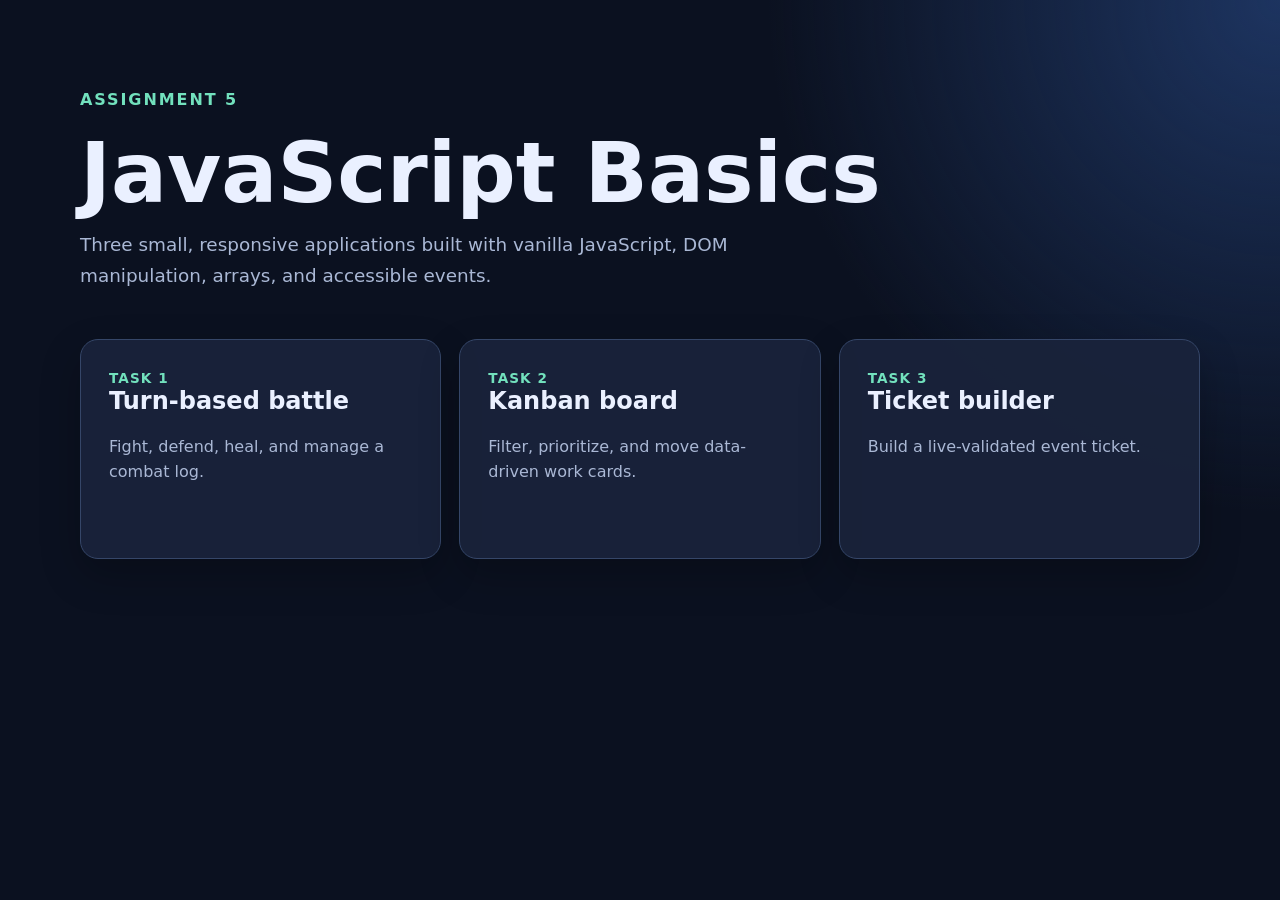
<file: index.html>
<!doctype html>
<html lang="en">
<head>
  <meta charset="utf-8">
  <meta name="viewport" content="width=device-width, initial-scale=1">
  <title>Assignment 5 - JavaScript Basics</title>
  <link rel="stylesheet" href="styles.css">
</head>
<body>
  <main class="landing wrap">
    <p class="eyebrow">Assignment 5</p>
    <h1>JavaScript Basics</h1>
    <p class="lede">Three small, responsive applications built with vanilla JavaScript, DOM manipulation, arrays, and accessible events.</p>
    <section class="task-grid" aria-label="Assignment tasks">
      <a class="task-link" href="task1-battle.html"><span>Task 1</span><h2>Turn-based battle</h2><p>Fight, defend, heal, and manage a combat log.</p></a>
      <a class="task-link" href="task2-kanban.html"><span>Task 2</span><h2>Kanban board</h2><p>Filter, prioritize, and move data-driven work cards.</p></a>
      <a class="task-link" href="task3-ticket.html"><span>Task 3</span><h2>Ticket builder</h2><p>Build a live-validated event ticket.</p></a>
    </section>
  </main>
</body>
</html>
</file>
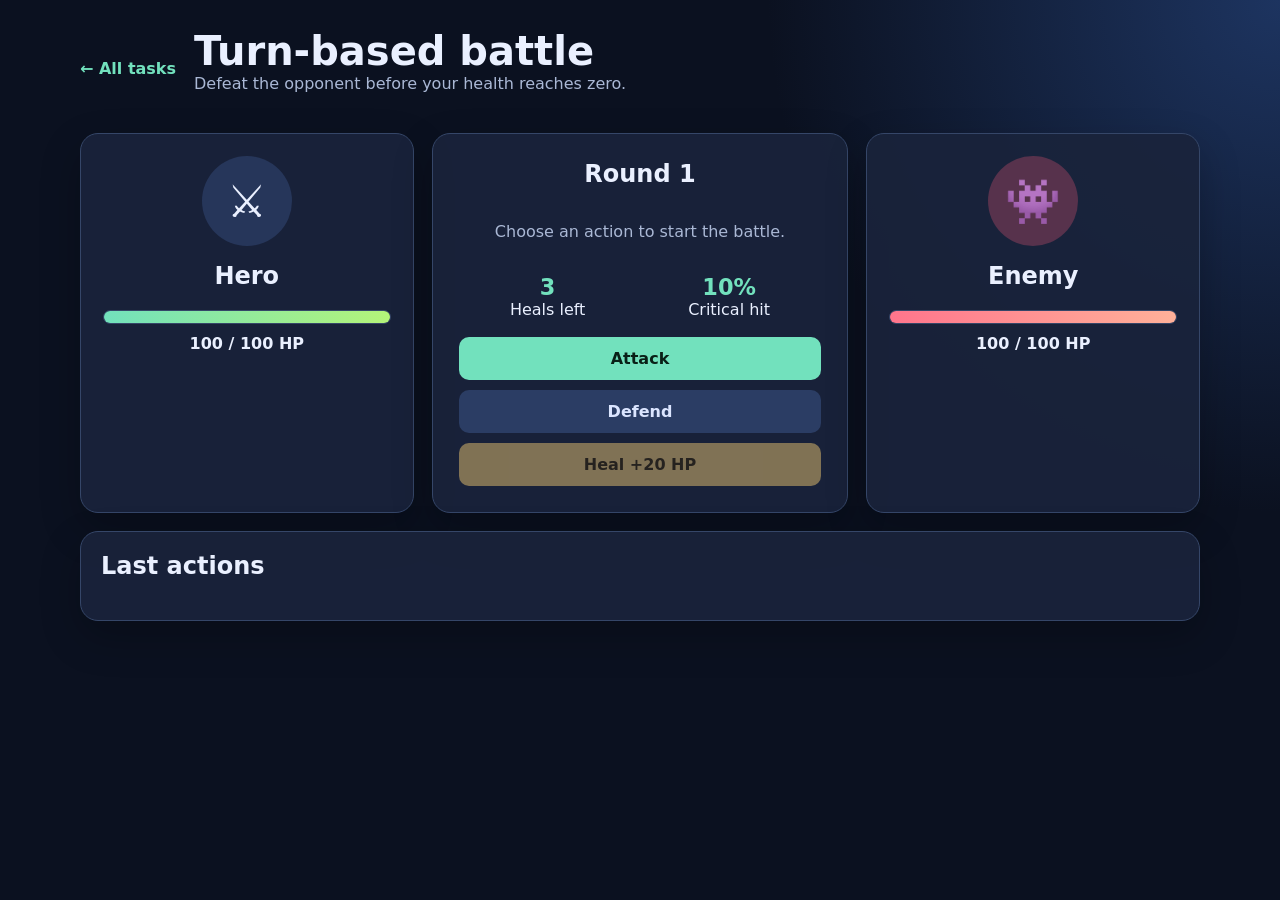
<file: task1-battle.html>
<!doctype html>
<html lang="en">
  <head>
    <meta charset="utf-8">
    <meta name="viewport" content="width=device-width, initial-scale=1">
    <title>Task 1 - Battle</title>
    <link rel="stylesheet" href="styles.css">
  </head>
  <body>
    <main class="wrap page">
      <header class="topbar">
        <a class="back" href="index.html">← All tasks</a>
        <div>
          <h1>Turn-based battle</h1>
          <p class="subtitle">Defeat the opponent before your health reaches zero.</p>
        </div>
      </header>

      <section class="battle-layout" aria-live="polite">
        <article class="fighter panel">
          <div class="avatar">⚔️</div>
          <h2>Hero</h2>
          <div class="hp-track"><div id="heroHpBar" class="hp-bar"></div></div>
          <p id="heroHpText" class="hp-text"></p>
        </article>

        <section class="battle-center panel">
          <h2 id="roundTitle">Round 1</h2>
          <p id="status" class="status">Choose an action to start the battle.</p>
          <div class="stat-row">
            <div><strong id="healCount">3</strong>Heals left</div>
            <div><strong id="critChance">10%</strong>Critical hit</div>
          </div>
          <div class="actions">
            <button class="button" data-action="attack">Attack</button>
            <button class="button secondary" data-action="defend">Defend</button>
            <button class="button warn" data-action="heal">Heal +20 HP</button>
            <button id="restart" class="button secondary" hidden>Start again</button>
          </div>
        </section>

        <article class="fighter enemy panel">
          <div class="avatar">👾</div>
          <h2>Enemy</h2>
          <div class="hp-track"><div id="enemyHpBar" class="hp-bar"></div></div>
          <p id="enemyHpText" class="hp-text"></p>
        </article>

        <section class="battle-log panel">
          <h2>Last actions</h2>
          <ol id="log"></ol>
        </section>
      </section>
    </main>
    <script src="task1-battle.js"></script>
  </body>
</html>
</file>
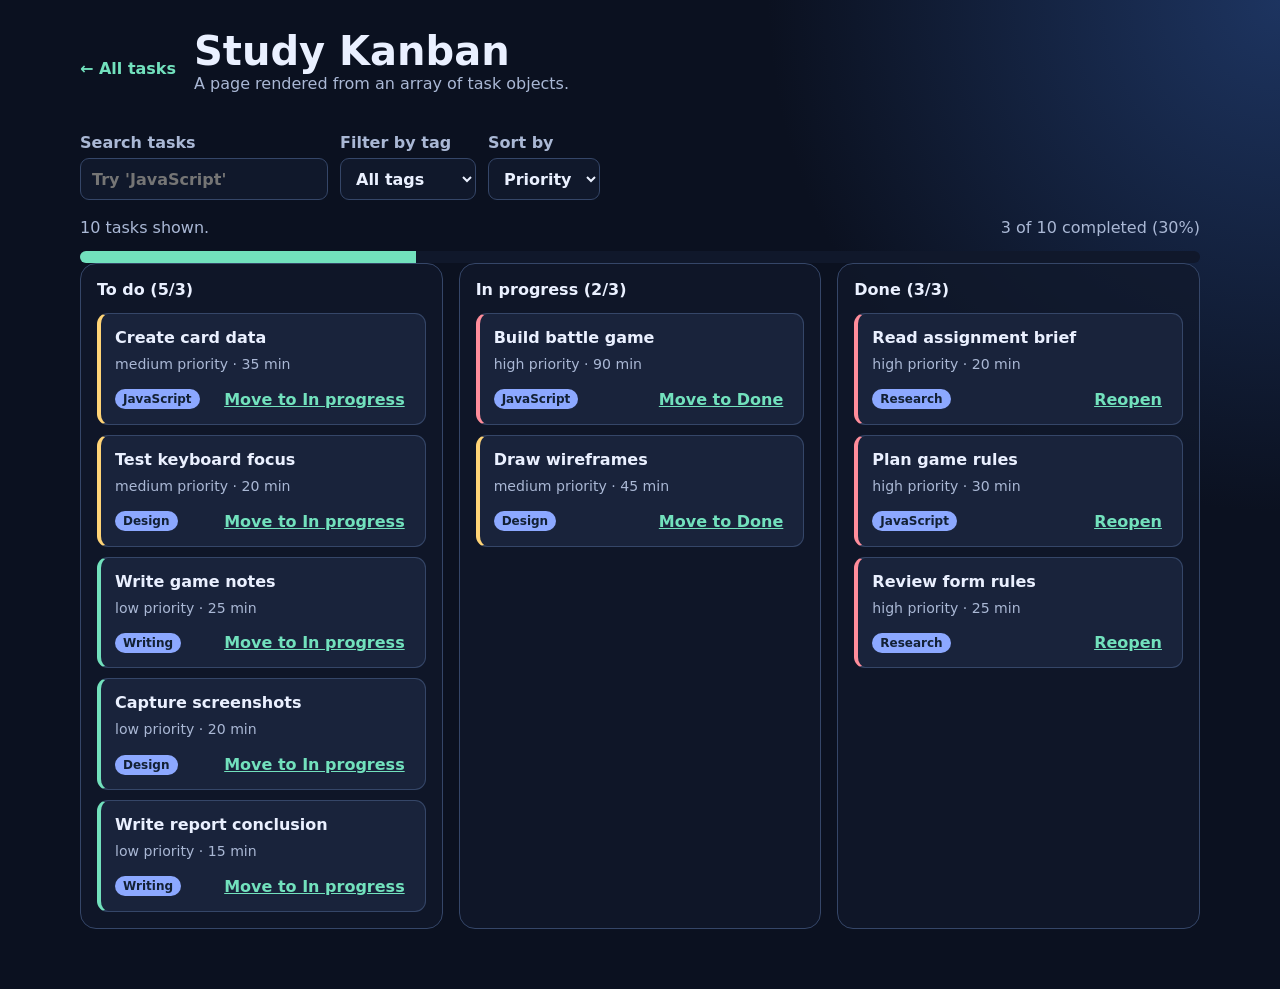
<file: task2-kanban.html>
<!doctype html>
<html lang="en">
  <head>
    <meta charset="utf-8">
    <meta name="viewport" content="width=device-width,initial-scale=1">
    <title>Task 2 - Kanban</title>
    <link rel="stylesheet" href="styles.css">
  </head>
  <body>
    <main class="wrap page">
      <header class="topbar">
        <a class="back" href="index.html">← All tasks</a>
        <div>
          <h1>Study Kanban</h1>
          <p class="subtitle">A page rendered from an array of task objects.</p>
        </div>
      </header>
      <section class="kanban-controls">
        <label class="field">Search tasks<input id="search" type="search" placeholder="Try 'JavaScript'" aria-describedby="boardMessage">
      </label>
      <label class="field">Filter by tag<select id="tagFilter">
      <option value="all">All tags</option>
      <option>JavaScript</option>
      <option>Design</option>
      <option>Research</option>
      <option>Writing</option>
    </select>
  </label>
  <label class="field">Sort by<select id="sort">
  <option value="priority">Priority</option>
  <option value="title">Title</option>
</select>
</label>
</section>
<div class="kanban-meta">
  <span id="boardMessage" aria-live="polite">
  </span>
  <span id="progressText">
  </span>
</div>
<div class="progress" aria-label="Completed work">
  <div id="progressBar">
  </div>
</div>
<section id="board" class="board" aria-label="Kanban board">
</section>
</main>
<script src="task2-kanban.js">
</script>
</body>
</html>
</file>
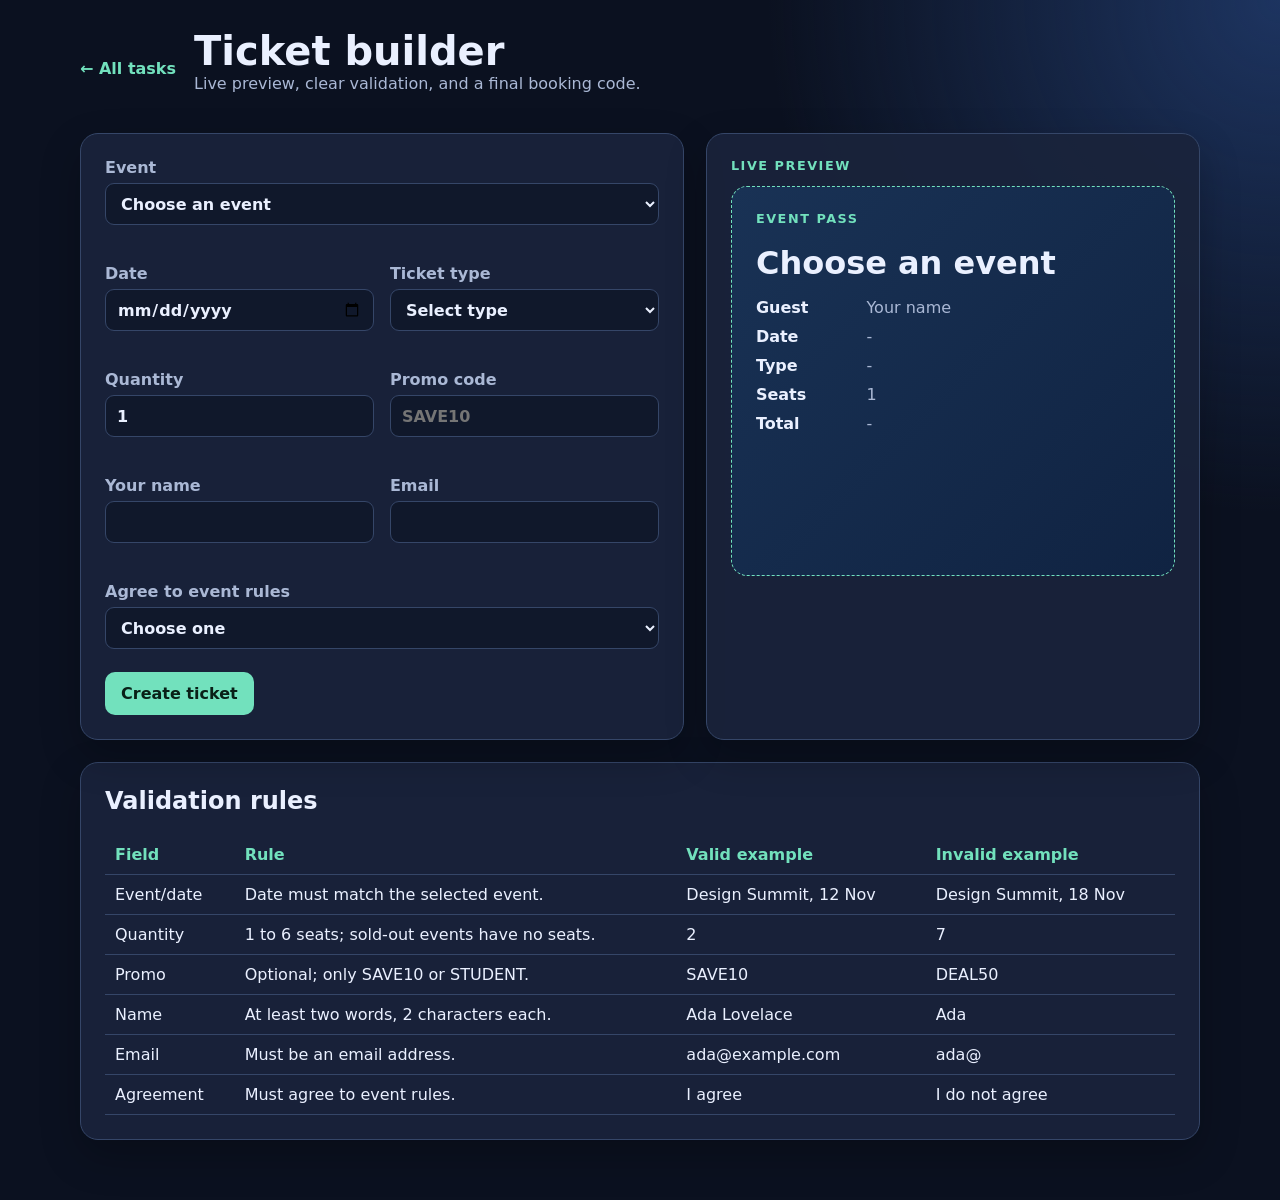
<file: task3-ticket.html>
<!doctype html>
<html lang="en">
  <head>
    <meta charset="utf-8">
    <meta name="viewport" content="width=device-width,initial-scale=1">
    <title>Task 3 - Ticket Builder</title>
    <link rel="stylesheet" href="styles.css">
  </head>
  <body>
    <main class="wrap page">
      <header class="topbar">
        <a class="back" href="index.html">← All tasks</a>
        <div>
          <h1>Ticket builder</h1>
          <p class="subtitle">Live preview, clear validation, and a final booking code.</p>
        </div>
      </header>
      <section class="form-layout">
        <form id="ticketForm" class="panel" novalidate>
          <div id="formSummary" class="form-summary" tabindex="-1">
          </div>
          <div class="form-grid">
            <label class="field full">Event<select name="event">
            <option value="">Choose an event</option>
            <option value="Design Summit" data-date="2026-11-12">Design Summit - 12 Nov</option>
            <option value="Frontend Lab" data-date="2026-11-18">Frontend Lab - 18 Nov</option>
            <option value="JavaScript Jam" data-date="2026-11-25">JavaScript Jam - 25 Nov</option>
          </select>
          <span class="feedback">
          </span>
        </label>
        <label class="field">Date<input name="date" type="date">
        <span class="feedback">
        </span>
      </label>
      <label class="field">Ticket type<select name="type">
      <option value="">Select type</option>
      <option value="Standard">Standard - $25</option>
      <option value="Student">Student - $15</option>
      <option value="VIP">VIP - $50</option>
    </select>
    <span class="feedback">
    </span>
  </label>
  <label class="field">Quantity<input name="quantity" type="number" min="1" max="6" value="1">
  <span class="feedback">
  </span>
</label>
<label class="field">Promo code<input name="promo" type="text" placeholder="SAVE10">
<span class="feedback">
</span>
</label>
<label class="field">Your name<input name="name" type="text" autocomplete="name">
<span class="feedback">
</span>
</label>
<label class="field">Email<input name="email" type="email" autocomplete="email">
<span class="feedback">
</span>
</label>
<label class="field full">
  <span>Agree to event rules</span>
  <select name="agreement">
    <option value="">Choose one</option>
    <option value="yes">I agree</option>
    <option value="no">I do not agree</option>
  </select>
  <span class="feedback">
  </span>
</label>
</div>
<button class="button" type="submit">Create ticket</button>
</form>
<aside class="ticket-preview panel">
  <p class="ticket-label">Live preview</p>
  <div id="preview" class="ticket">
    <p class="ticket-label">Event pass</p>
    <h2>Choose an event</h2>
    <p>Your ticket details will appear here as you type.</p>
  </div>
</aside>
</section>
<section class="rules panel">
  <h2>Validation rules</h2>
  <table>
    <thead>
      <tr>
        <th>Field</th>
        <th>Rule</th>
        <th>Valid example</th>
        <th>Invalid example</th>
      </tr>
    </thead>
    <tbody>
      <tr>
        <td>Event/date</td>
        <td>Date must match the selected event.</td>
        <td>Design Summit, 12 Nov</td>
        <td>Design Summit, 18 Nov</td>
      </tr>
      <tr>
        <td>Quantity</td>
        <td>1 to 6 seats; sold-out events have no seats.</td>
        <td>2</td>
        <td>7</td>
      </tr>
      <tr>
        <td>Promo</td>
        <td>Optional; only SAVE10 or STUDENT.</td>
        <td>SAVE10</td>
        <td>DEAL50</td>
      </tr>
      <tr>
        <td>Name</td>
        <td>At least two words, 2 characters each.</td>
        <td>Ada Lovelace</td>
        <td>Ada</td>
      </tr>
      <tr>
        <td>Email</td>
        <td>Must be an email address.</td>
        <td>ada@example.com</td>
        <td>ada@</td>
      </tr>
      <tr>
        <td>Agreement</td>
        <td>Must agree to event rules.</td>
        <td>I agree</td>
        <td>I do not agree</td>
      </tr>
    </tbody>
  </table>
</section>
</main>
<script src="task3-ticket.js">
</script>
</body>
</html>
</file>
<file: styles.css>
:root { --ink:#eaf0ff; --muted:#aab8d5; --paper:#10182b; --panel:#19233b; --line:#354668; --accent:#72e1bd; --accent-2:#8ca8ff; --danger:#ff8d9b; --warning:#ffd477; --shadow:0 16px 40px rgba(0,0,0,.24); font-family:Inter,ui-sans-serif,system-ui,-apple-system,BlinkMacSystemFont,"Segoe UI",sans-serif; color:var(--ink); background:#0b1120; }
* { box-sizing:border-box; } body { margin:0; min-width:320px; background:radial-gradient(circle at top right,#1d3460 0,transparent 32rem),#0b1120; } button,input,select { font:inherit; } button { cursor:pointer; } button:focus-visible,a:focus-visible,input:focus-visible,select:focus-visible { outline:3px solid var(--warning); outline-offset:3px; } .wrap { width:min(1120px,calc(100% - 32px)); margin:auto; } .landing { padding:10vh 0; } .eyebrow { color:var(--accent); font-weight:800; letter-spacing:.12em; text-transform:uppercase; } h1 { font-size:clamp(2.5rem,7vw,5.2rem); margin:.1em 0; } h2,h3,p { margin-top:0; } .lede { max-width:46rem; color:var(--muted); font-size:1.15rem; line-height:1.65; } .task-grid { display:grid; grid-template-columns:repeat(3,1fr); gap:18px; margin-top:48px; } .task-link,.panel { background:rgba(25,35,59,.92); border:1px solid var(--line); border-radius:18px; box-shadow:var(--shadow); } .task-link { display:block; padding:28px; color:inherit; text-decoration:none; min-height:220px; transition:transform .18s,border-color .18s; } .task-link:hover { transform:translateY(-5px); border-color:var(--accent); } .task-link span { color:var(--accent); font-size:.85rem; font-weight:800; text-transform:uppercase; letter-spacing:.08em; } .task-link p { color:var(--muted); line-height:1.55; } .page { padding:28px 0 60px; } .topbar { display:flex; gap:18px; align-items:center; margin-bottom:24px; } .back { color:var(--accent); text-decoration:none; font-weight:700; } .topbar h1 { font-size:clamp(1.7rem,4vw,2.5rem); margin:0; } .subtitle { color:var(--muted); }
.battle-layout { display:grid; grid-template-columns:1fr 1.25fr 1fr; gap:18px; } .fighter { padding:22px; text-align:center; } .fighter .avatar { width:90px; height:90px; display:grid; place-items:center; margin:0 auto 16px; border-radius:50%; font-size:2.8rem; background:#26365a; } .fighter.enemy .avatar { background:#57324c; } .hp-track { height:14px; border-radius:99px; overflow:hidden; background:#0c1220; border:1px solid var(--line); } .hp-bar { height:100%; background:linear-gradient(90deg,var(--accent),#b4f479); transition:width .25s; } .enemy .hp-bar { background:linear-gradient(90deg,#ff758c,#ffb199); } .hp-text { font-weight:800; margin:10px 0 0; } .battle-center { padding:26px; text-align:center; } .status { min-height:3em; display:grid; place-items:center; color:var(--muted); line-height:1.5; } .actions { display:grid; gap:10px; } .button { border:0; border-radius:10px; padding:12px 16px; font-weight:800; color:#092017; background:var(--accent); } .button.secondary { color:#dbe5ff; background:#2b3d64; } .button.warn { color:#362400; background:var(--warning); } .button:disabled { opacity:.45; cursor:not-allowed; } .battle-log { grid-column:1/-1; padding:20px; } .battle-log ol { max-height:180px; margin:0; overflow:auto; padding-left:22px; color:var(--muted); line-height:1.7; } .stat-row { display:flex; justify-content:space-around; margin:18px 0; } .stat-row strong { display:block; color:var(--accent); font-size:1.4rem; }
.kanban-controls { display:flex; flex-wrap:wrap; gap:12px; margin-bottom:18px; } .field { display:grid; gap:6px; text-align:left; color:var(--muted); font-weight:700; } input,select { min-height:42px; padding:9px 11px; border:1px solid var(--line); border-radius:9px; color:var(--ink); background:#10182b; } .kanban-meta { display:flex; justify-content:space-between; gap:12px; color:var(--muted); margin-bottom:14px; } .board { display:grid; grid-template-columns:repeat(3,1fr); gap:16px; } .column { min-height:320px; padding:16px; background:rgba(16,24,43,.75); border:1px solid var(--line); border-radius:16px; } .column h2 { font-size:1rem; margin-bottom:14px; } .cards { display:grid; gap:10px; } .card { padding:14px; background:var(--panel); border:1px solid var(--line); border-radius:11px; } .card h3 { margin-bottom:8px; font-size:1rem; } .card p { color:var(--muted); font-size:.88rem; line-height:1.4; } .card-footer { display:flex; align-items:center; justify-content:space-between; gap:8px; } .tag { padding:3px 8px; border-radius:99px; font-size:.75rem; color:#122034; background:var(--accent-2); font-weight:800; } .priority-high { border-left:4px solid var(--danger); } .priority-medium { border-left:4px solid var(--warning); } .priority-low { border-left:4px solid var(--accent); } .move { color:var(--accent); background:transparent; border:0; text-decoration:underline; font-weight:700; } .empty { padding:18px; color:var(--muted); text-align:center; } .progress { height:12px; border-radius:99px; overflow:hidden; background:#10182b; } .progress div { height:100%; background:var(--accent); }
.form-layout { display:grid; grid-template-columns:1.1fr .9fr; gap:22px; } form,.ticket-preview,.rules { padding:24px; } .form-grid { display:grid; grid-template-columns:repeat(2,1fr); gap:16px; } .field.full { grid-column:1/-1; } .feedback { min-height:1.3em; margin:0; color:var(--danger); font-size:.82rem; } .invalid { border-color:var(--danger); } .valid { border-color:var(--accent); } .form-summary { display:none; margin:0 0 16px; padding:12px; border-radius:9px; color:#38131b; background:#ffc2ca; } .form-summary.show { display:block; } .ticket { min-height:390px; padding:24px; border:1px dashed var(--accent); border-radius:16px; background:linear-gradient(135deg,#193255,#102342); } .ticket-label { color:var(--accent); font-size:.8rem; font-weight:800; letter-spacing:.12em; text-transform:uppercase; } .ticket h2 { margin:18px 0 4px; font-size:2rem; } .ticket dl { display:grid; grid-template-columns:max-content 1fr; gap:10px 18px; color:var(--muted); } .ticket dt { color:var(--ink); font-weight:800; } .success { padding:16px; border-radius:12px; background:#153a30; color:#c7ffe9; } .rules { margin-top:22px; } table { width:100%; border-collapse:collapse; } th,td { border-bottom:1px solid var(--line); padding:10px; text-align:left; vertical-align:top; } th { color:var(--accent); } @media (max-width:760px) { .task-grid,.battle-layout,.board,.form-layout { grid-template-columns:1fr; } .battle-log { grid-column:auto; } .form-grid { grid-template-columns:1fr; } }
</file>
